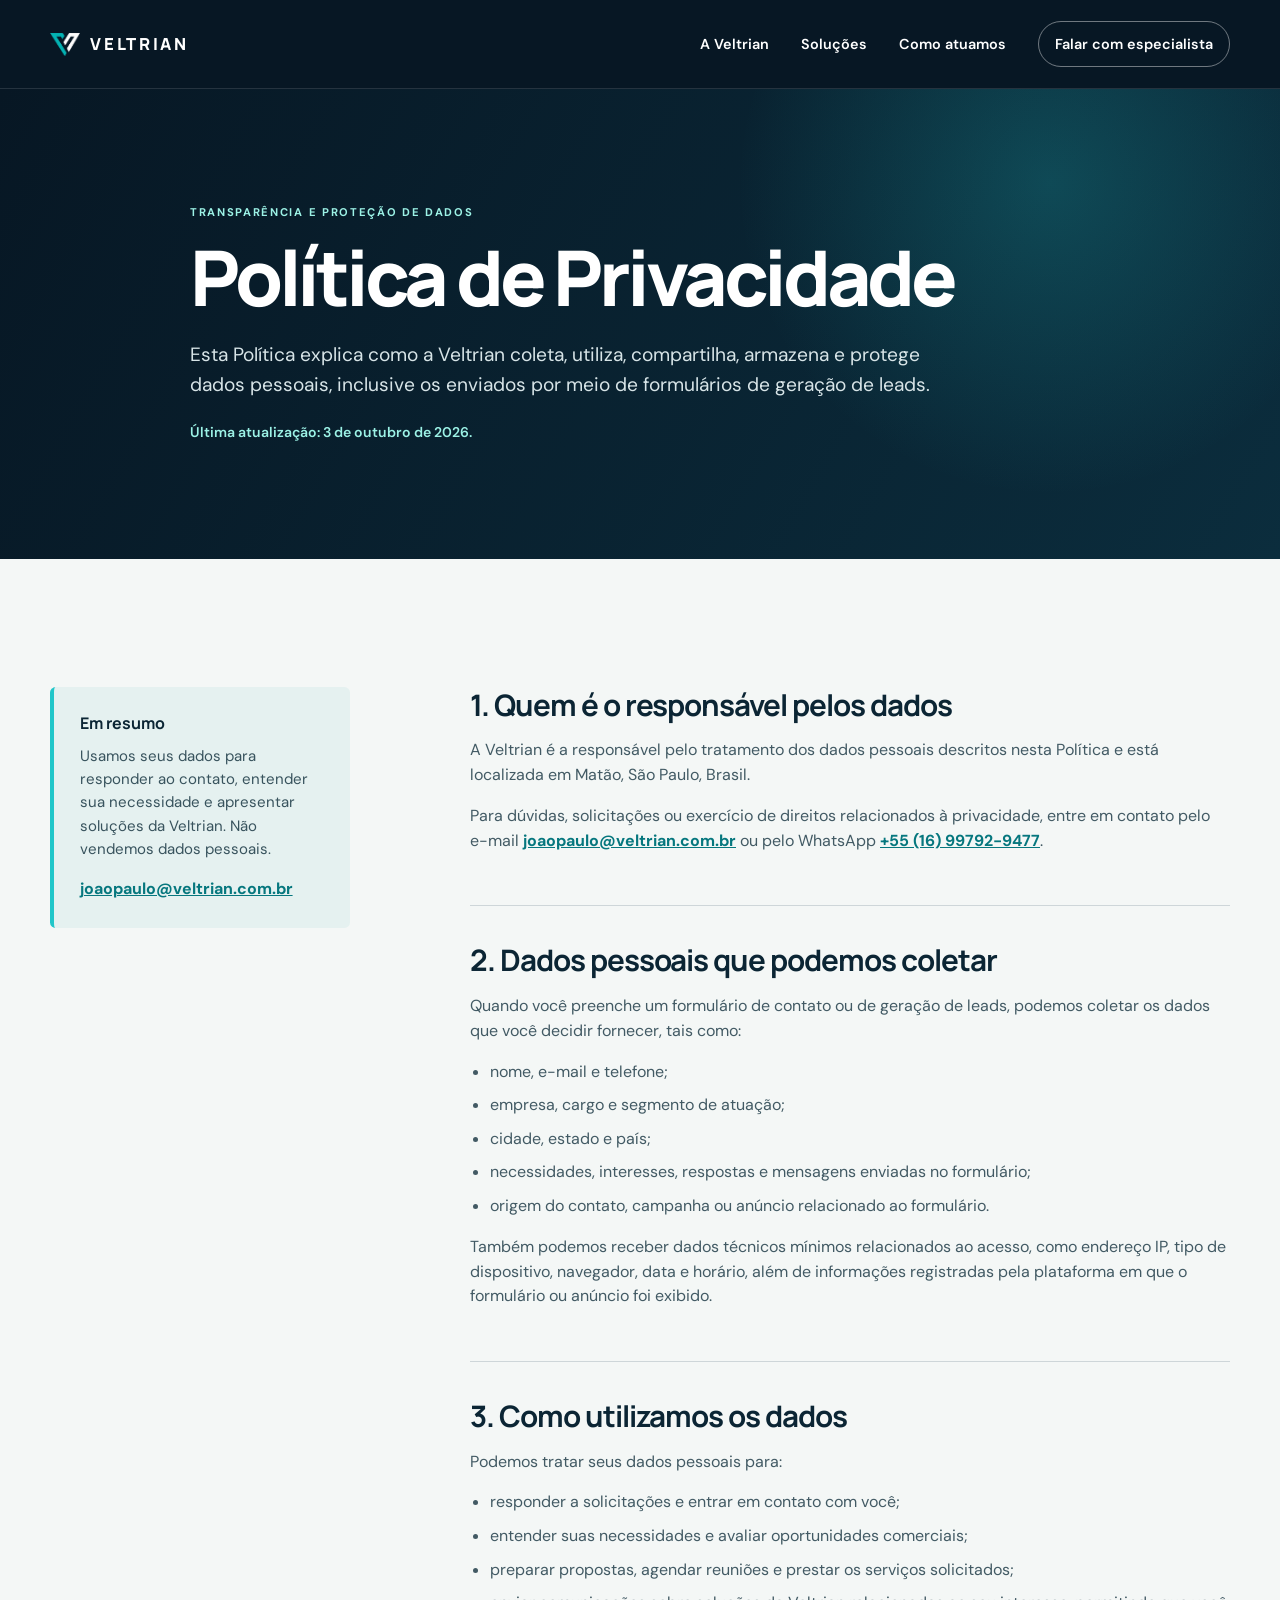
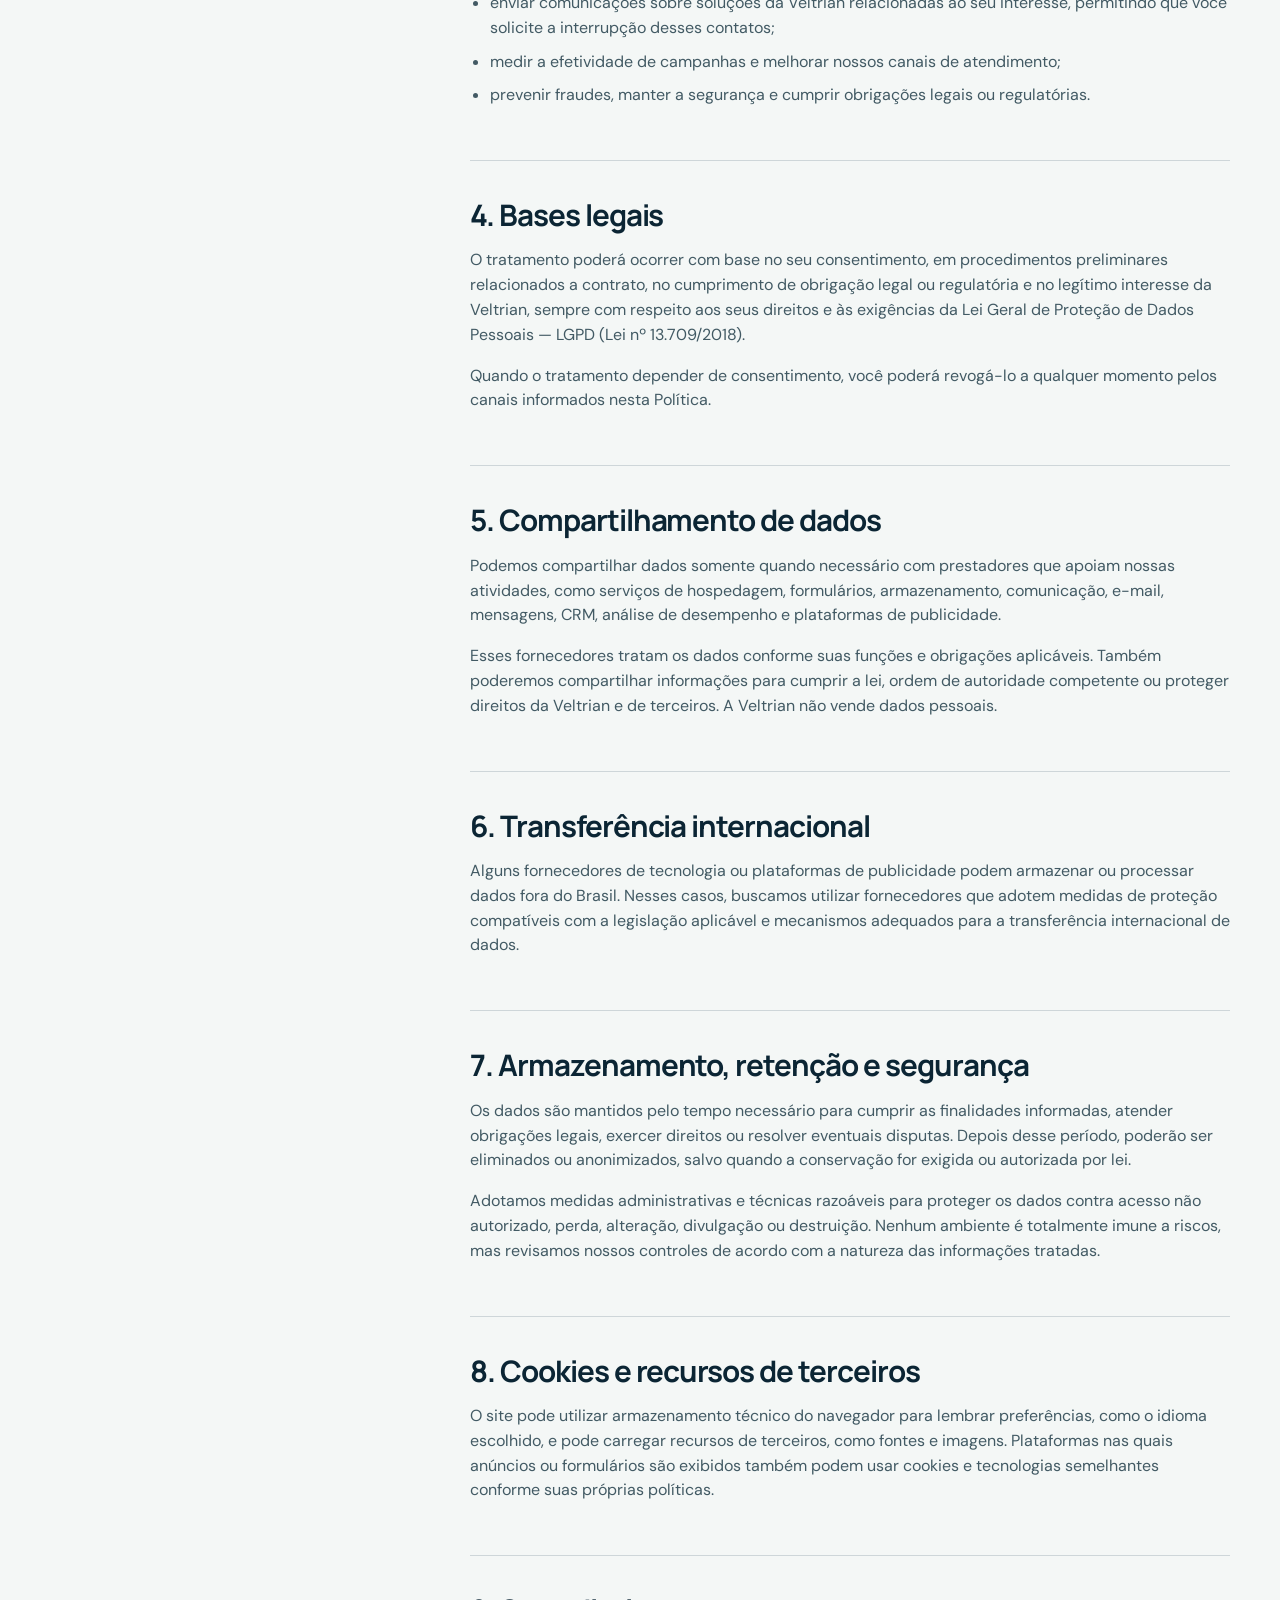
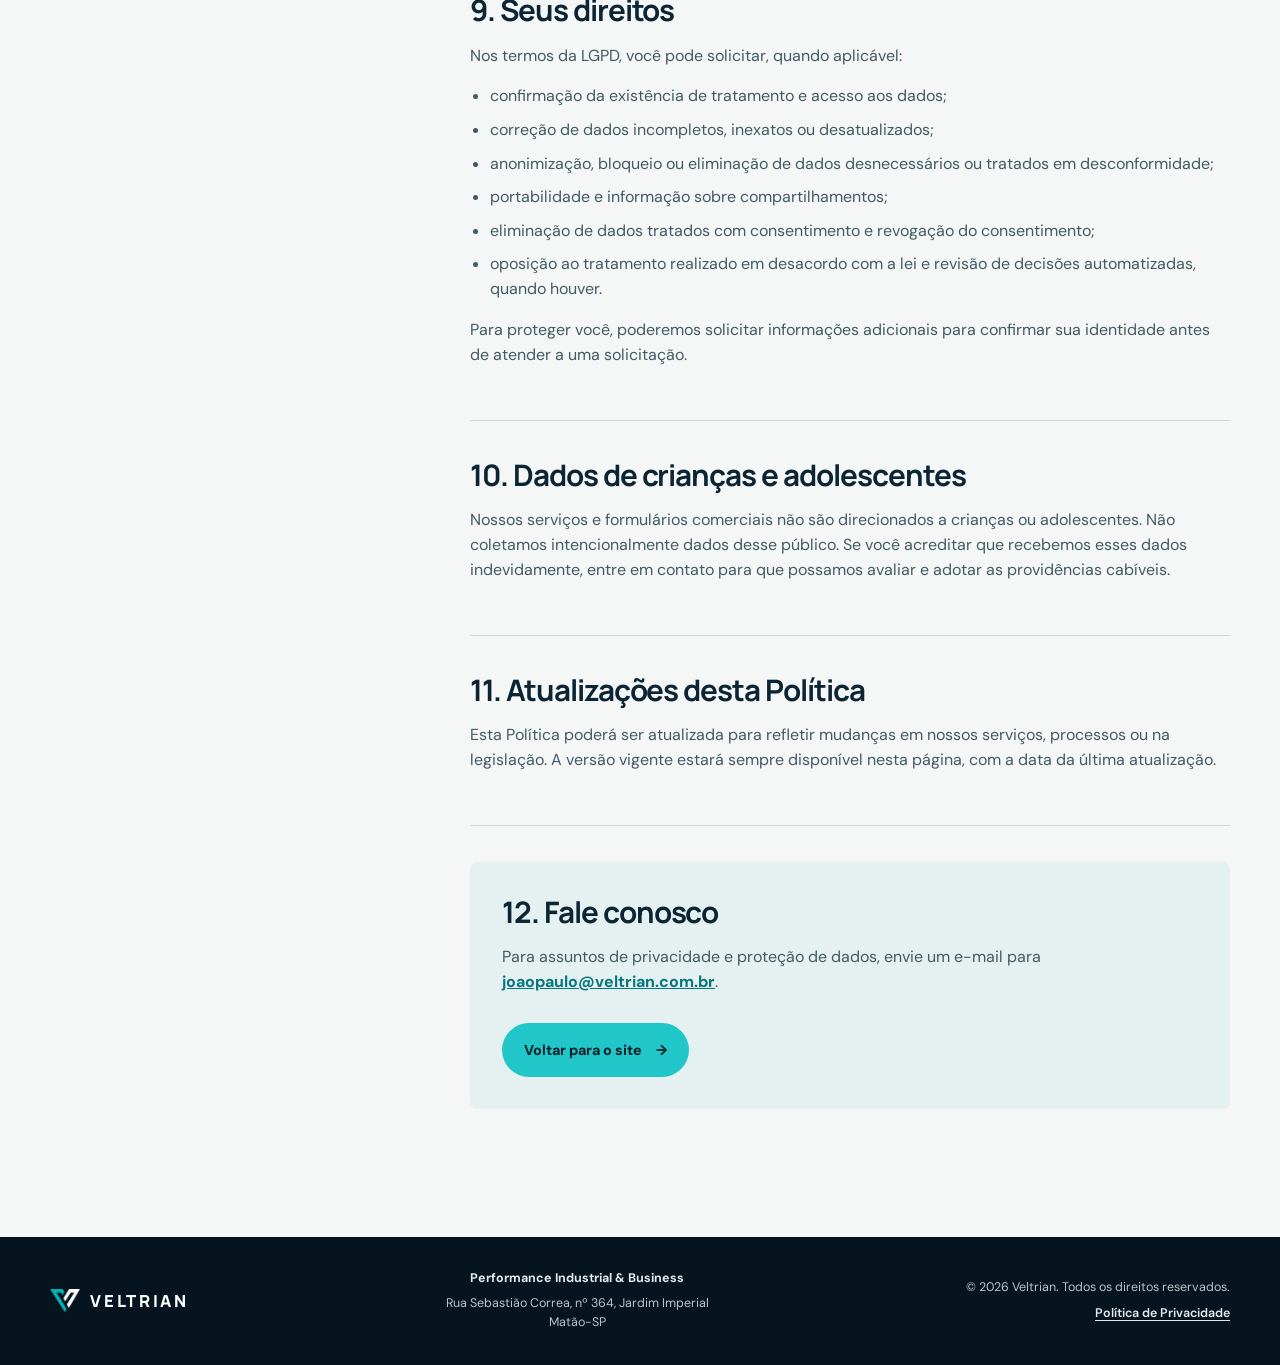
<file: politica-de-privacidade/index.html>
<!doctype html>
<html lang="pt-BR">
<head>
  <meta charset="utf-8">
  <meta name="viewport" content="width=device-width, initial-scale=1">
  <meta name="description" content="Política de Privacidade da Veltrian: saiba como tratamos dados pessoais enviados em formulários de contato e geração de leads.">
  <meta name="robots" content="index, follow">
  <link rel="canonical" href="https://www.veltrian.com.br/politica-de-privacidade/">
  <link rel="icon" href="../img/favicon.png" type="image/png">
  <title>Política de Privacidade | Veltrian</title>
  <link rel="preconnect" href="https://fonts.googleapis.com">
  <link rel="preconnect" href="https://fonts.gstatic.com" crossorigin>
  <link href="https://fonts.googleapis.com/css2?family=DM+Sans:opsz,wght@9..40,400;9..40,500;9..40,600;9..40,700&family=Manrope:wght@400;500;600;700;800&display=swap" rel="stylesheet">
  <link rel="stylesheet" href="../css/style.css">
  <link rel="stylesheet" href="../css/logo.css">
  <link rel="stylesheet" href="../css/footer.css?v=20261003">
  <link rel="stylesheet" href="../css/privacy.css?v=20261003">
</head>
<body class="privacy-page">
  <a class="skip-link" href="#conteudo">Pular para o conteúdo</a>

  <header class="site-header" data-header>
    <div class="container nav-wrap">
      <a class="brand" href="../" aria-label="Veltrian, página inicial">
        <img class="brand-mark" src="../img/veltrian-mark.png" alt="" aria-hidden="true">
        <span>VELTRIAN</span>
      </a>
      <nav id="menu-principal" class="main-nav" aria-label="Navegação principal" data-nav>
        <a href="../#sobre">A Veltrian</a>
        <a href="../#solucoes">Soluções</a>
        <a href="../#metodo">Como atuamos</a>
        <a href="../#contato" class="nav-cta">Falar com especialista</a>
      </nav>
      <button class="menu-toggle" type="button" aria-label="Abrir menu" aria-expanded="false" aria-controls="menu-principal" data-menu-toggle><span></span><span></span></button>
    </div>
  </header>

  <main id="conteudo">
    <section class="privacy-hero">
      <div class="container privacy-hero-content">
        <p class="eyebrow">Transparência e proteção de dados</p>
        <h1>Política de Privacidade</h1>
        <p>Esta Política explica como a Veltrian coleta, utiliza, compartilha, armazena e protege dados pessoais, inclusive os enviados por meio de formulários de geração de leads.</p>
        <p class="privacy-updated">Última atualização: 3 de outubro de 2026.</p>
      </div>
    </section>

    <section class="privacy-content section" aria-label="Conteúdo da Política de Privacidade">
      <div class="container privacy-layout">
        <aside class="privacy-summary" aria-label="Resumo da política">
          <strong>Em resumo</strong>
          <p>Usamos seus dados para responder ao contato, entender sua necessidade e apresentar soluções da Veltrian. Não vendemos dados pessoais.</p>
          <a href="mailto:joaopaulo@veltrian.com.br">joaopaulo@veltrian.com.br</a>
        </aside>

        <article class="privacy-article">
          <section>
            <h2>1. Quem é o responsável pelos dados</h2>
            <p>A Veltrian é a responsável pelo tratamento dos dados pessoais descritos nesta Política e está localizada em Matão, São Paulo, Brasil.</p>
            <p>Para dúvidas, solicitações ou exercício de direitos relacionados à privacidade, entre em contato pelo e-mail <a href="mailto:joaopaulo@veltrian.com.br">joaopaulo@veltrian.com.br</a> ou pelo WhatsApp <a href="https://wa.me/5516997929477" target="_blank" rel="noopener">+55 (16) 99792-9477</a>.</p>
          </section>

          <section>
            <h2>2. Dados pessoais que podemos coletar</h2>
            <p>Quando você preenche um formulário de contato ou de geração de leads, podemos coletar os dados que você decidir fornecer, tais como:</p>
            <ul>
              <li>nome, e-mail e telefone;</li>
              <li>empresa, cargo e segmento de atuação;</li>
              <li>cidade, estado e país;</li>
              <li>necessidades, interesses, respostas e mensagens enviadas no formulário;</li>
              <li>origem do contato, campanha ou anúncio relacionado ao formulário.</li>
            </ul>
            <p>Também podemos receber dados técnicos mínimos relacionados ao acesso, como endereço IP, tipo de dispositivo, navegador, data e horário, além de informações registradas pela plataforma em que o formulário ou anúncio foi exibido.</p>
          </section>

          <section>
            <h2>3. Como utilizamos os dados</h2>
            <p>Podemos tratar seus dados pessoais para:</p>
            <ul>
              <li>responder a solicitações e entrar em contato com você;</li>
              <li>entender suas necessidades e avaliar oportunidades comerciais;</li>
              <li>preparar propostas, agendar reuniões e prestar os serviços solicitados;</li>
              <li>enviar comunicações sobre soluções da Veltrian relacionadas ao seu interesse, permitindo que você solicite a interrupção desses contatos;</li>
              <li>medir a efetividade de campanhas e melhorar nossos canais de atendimento;</li>
              <li>prevenir fraudes, manter a segurança e cumprir obrigações legais ou regulatórias.</li>
            </ul>
          </section>

          <section>
            <h2>4. Bases legais</h2>
            <p>O tratamento poderá ocorrer com base no seu consentimento, em procedimentos preliminares relacionados a contrato, no cumprimento de obrigação legal ou regulatória e no legítimo interesse da Veltrian, sempre com respeito aos seus direitos e às exigências da Lei Geral de Proteção de Dados Pessoais — LGPD (Lei nº 13.709/2018).</p>
            <p>Quando o tratamento depender de consentimento, você poderá revogá-lo a qualquer momento pelos canais informados nesta Política.</p>
          </section>

          <section>
            <h2>5. Compartilhamento de dados</h2>
            <p>Podemos compartilhar dados somente quando necessário com prestadores que apoiam nossas atividades, como serviços de hospedagem, formulários, armazenamento, comunicação, e-mail, mensagens, CRM, análise de desempenho e plataformas de publicidade.</p>
            <p>Esses fornecedores tratam os dados conforme suas funções e obrigações aplicáveis. Também poderemos compartilhar informações para cumprir a lei, ordem de autoridade competente ou proteger direitos da Veltrian e de terceiros. A Veltrian não vende dados pessoais.</p>
          </section>

          <section>
            <h2>6. Transferência internacional</h2>
            <p>Alguns fornecedores de tecnologia ou plataformas de publicidade podem armazenar ou processar dados fora do Brasil. Nesses casos, buscamos utilizar fornecedores que adotem medidas de proteção compatíveis com a legislação aplicável e mecanismos adequados para a transferência internacional de dados.</p>
          </section>

          <section>
            <h2>7. Armazenamento, retenção e segurança</h2>
            <p>Os dados são mantidos pelo tempo necessário para cumprir as finalidades informadas, atender obrigações legais, exercer direitos ou resolver eventuais disputas. Depois desse período, poderão ser eliminados ou anonimizados, salvo quando a conservação for exigida ou autorizada por lei.</p>
            <p>Adotamos medidas administrativas e técnicas razoáveis para proteger os dados contra acesso não autorizado, perda, alteração, divulgação ou destruição. Nenhum ambiente é totalmente imune a riscos, mas revisamos nossos controles de acordo com a natureza das informações tratadas.</p>
          </section>

          <section>
            <h2>8. Cookies e recursos de terceiros</h2>
            <p>O site pode utilizar armazenamento técnico do navegador para lembrar preferências, como o idioma escolhido, e pode carregar recursos de terceiros, como fontes e imagens. Plataformas nas quais anúncios ou formulários são exibidos também podem usar cookies e tecnologias semelhantes conforme suas próprias políticas.</p>
          </section>

          <section>
            <h2>9. Seus direitos</h2>
            <p>Nos termos da LGPD, você pode solicitar, quando aplicável:</p>
            <ul>
              <li>confirmação da existência de tratamento e acesso aos dados;</li>
              <li>correção de dados incompletos, inexatos ou desatualizados;</li>
              <li>anonimização, bloqueio ou eliminação de dados desnecessários ou tratados em desconformidade;</li>
              <li>portabilidade e informação sobre compartilhamentos;</li>
              <li>eliminação de dados tratados com consentimento e revogação do consentimento;</li>
              <li>oposição ao tratamento realizado em desacordo com a lei e revisão de decisões automatizadas, quando houver.</li>
            </ul>
            <p>Para proteger você, poderemos solicitar informações adicionais para confirmar sua identidade antes de atender a uma solicitação.</p>
          </section>

          <section>
            <h2>10. Dados de crianças e adolescentes</h2>
            <p>Nossos serviços e formulários comerciais não são direcionados a crianças ou adolescentes. Não coletamos intencionalmente dados desse público. Se você acreditar que recebemos esses dados indevidamente, entre em contato para que possamos avaliar e adotar as providências cabíveis.</p>
          </section>

          <section>
            <h2>11. Atualizações desta Política</h2>
            <p>Esta Política poderá ser atualizada para refletir mudanças em nossos serviços, processos ou na legislação. A versão vigente estará sempre disponível nesta página, com a data da última atualização.</p>
          </section>

          <section class="privacy-contact">
            <h2>12. Fale conosco</h2>
            <p>Para assuntos de privacidade e proteção de dados, envie um e-mail para <a href="mailto:joaopaulo@veltrian.com.br">joaopaulo@veltrian.com.br</a>.</p>
            <a class="button button-primary" href="../">Voltar para o site <span aria-hidden="true">→</span></a>
          </section>
        </article>
      </div>
    </section>
  </main>

  <footer>
    <div class="container footer-wrap">
      <a class="brand" href="../" aria-label="Veltrian, página inicial"><img class="brand-mark" src="../img/veltrian-mark.png" alt="" aria-hidden="true"><span>VELTRIAN</span></a>
      <div class="footer-company-details"><p>Performance Industrial &amp; Business</p><address>Rua Sebastião Correa, nº 364, Jardim Imperial<br>Matão-SP</address></div>
      <div class="footer-copyright">© <span class="ano"></span> Veltrian. Todos os direitos reservados.<a class="footer-legal-link" href="./" aria-current="page">Política de Privacidade</a></div>
    </div>
  </footer>

  <script src="../js/privacy.js?v=20261003"></script>
</body>
</html>
</file>
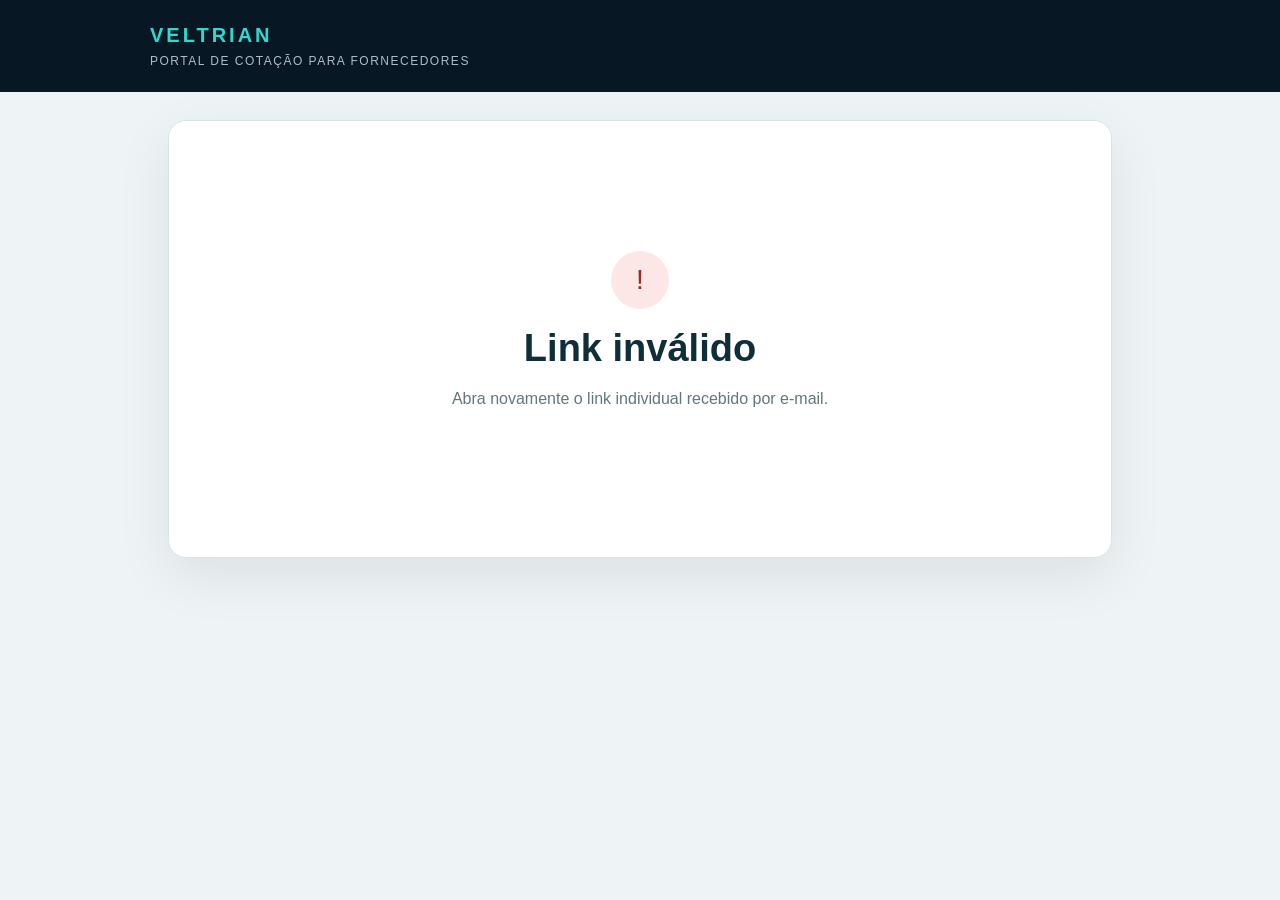
<file: ERP/quote-response.html>
<!doctype html>
<html lang="pt-BR">
<head>
  <meta charset="utf-8"><meta name="viewport" content="width=device-width,initial-scale=1"><meta name="referrer" content="no-referrer">
  <meta http-equiv="Content-Security-Policy" content="default-src 'self'; connect-src https://ilqijhynxhxsauykrldi.supabase.co; style-src 'self' 'unsafe-inline'; script-src 'self'; img-src 'self' data:; base-uri 'none'; form-action 'self'; frame-ancestors 'none'">
  <title>Cotação online | Veltrian</title>
  <style>*{box-sizing:border-box}body{margin:0;background:#eef3f5;color:#102d3a;font-family:Arial,sans-serif}.top{padding:24px max(20px,calc((100vw - 980px)/2));background:#071724;color:#fff}.brand{color:#31d8ce;font-weight:800;letter-spacing:3px;font-size:20px}.top p{margin:7px 0 0;color:#abc0c6;font-size:12px;letter-spacing:1.5px}.wrap{max-width:980px;margin:28px auto;padding:0 18px}.card{padding:clamp(22px,4vw,38px);border:1px solid #d8e5e6;border-radius:18px;background:#fff;box-shadow:0 18px 55px rgba(7,23,36,.08)}.kicker{margin:0 0 7px;color:#087d83;font-size:12px;font-weight:800;letter-spacing:2px;text-transform:uppercase}h1{margin:0;font-size:clamp(25px,4vw,38px)}.lead{margin:12px 0 25px;color:#60777c;line-height:1.6}.summary{display:grid;grid-template-columns:repeat(3,1fr);gap:10px;margin-bottom:24px}.summary span{padding:14px;border-radius:10px;background:#edf8f7;color:#60777c;font-size:12px}.summary strong{display:block;margin-top:5px;color:#102d3a;font-size:14px}.table{overflow:auto;margin-bottom:24px;border:1px solid #d8e5e6;border-radius:12px}table{width:100%;border-collapse:collapse}th,td{padding:13px 15px;border-bottom:1px solid #e1ebec;text-align:left;font-size:13px}th{background:#f4f8f8;color:#60777c;font-size:11px;letter-spacing:1px}td span{display:block;margin-top:4px;color:#60777c}tr:last-child td{border-bottom:0}.info,.warning{display:grid;gap:5px;margin:0 0 20px;padding:14px 16px;border-radius:10px;background:#e7f7f5;color:#176b68;font-size:13px}.warning{background:#fff2dd;color:#8b5b14}.form-grid{display:grid;grid-template-columns:1fr 1fr;gap:16px}label{display:grid;gap:7px;color:#38565e;font-size:13px;font-weight:700}.full{grid-column:1/-1}input,select,textarea{width:100%;padding:13px 14px;border:1px solid #bccfd1;border-radius:8px;background:#fff;color:#102d3a;font:inherit}input:focus,select:focus,textarea:focus{outline:3px solid rgba(13,143,140,.16);border-color:#0d8f8c}textarea{min-height:105px;resize:vertical}.total{padding:15px;border-radius:9px;background:#e9f7f5;color:#0d5e61;font-size:18px;font-weight:800}.form-error{margin:18px 0 0;padding:12px 14px;border-radius:9px;background:#fde6e6;color:#9b2828;font-size:13px}.actions{display:flex;align-items:center;justify-content:space-between;gap:18px;margin-top:24px}.actions small{max-width:520px;color:#75898e;line-height:1.5}.submit{flex:none;padding:14px 22px;border:0;border-radius:9px;background:#087d83;color:#fff;font-weight:800;cursor:pointer}.submit:hover{background:#066b70}.submit:disabled{opacity:.65;cursor:wait}.state{display:grid;place-items:center;min-height:360px;text-align:center}.state-icon{display:grid;place-items:center;width:58px;height:58px;margin:0 auto 18px;border-radius:50%;background:#dcf7ed;color:#167454;font-size:28px}.state.error .state-icon{background:#fde6e6;color:#9b2828}.state p{max-width:560px;color:#60777c;line-height:1.6}@media(max-width:680px){.summary,.form-grid{grid-template-columns:1fr}.full{grid-column:auto}.actions{align-items:stretch;flex-direction:column}.submit{width:100%}}</style>
</head>
<body><header class="top"><div class="brand">VELTRIAN</div><p>PORTAL DE COTAÇÃO PARA FORNECEDORES</p></header><div class="wrap"><main class="card" data-app><section class="state"><div><div class="state-icon">…</div><h1>Carregando cotação</h1><p>Estamos validando o seu link seguro.</p></div></section></main></div><script src="quote-response.js"></script></body>
</html>
</file>
<file: css/style.css>
:root{--navy:#071724;--navy-2:#0b2231;--ink:#0b2534;--paper:#f4f7f6;--white:#fff;--muted:#64737b;--line:rgba(8,45,62,.16);--aqua:#21c6c9;--aqua-light:#9cf2e6;--radius:1.4rem}*{box-sizing:border-box}html{scroll-behavior:smooth}body{margin:0;background:var(--paper);color:var(--ink);font-family:"DM Sans",Arial,sans-serif;font-size:16px;line-height:1.55}a{color:inherit}.container{width:min(1180px,calc(100% - 48px));margin:auto}.skip-link{position:fixed;left:1rem;top:-5rem;z-index:1000;background:#fff;color:#000;padding:.75rem 1rem}.skip-link:focus{top:1rem}.site-header{position:absolute;top:0;left:0;width:100%;z-index:10;color:#fff;border-bottom:1px solid rgba(255,255,255,.12);transition:.3s}.site-header.is-scrolled{position:fixed;background:rgba(7,23,36,.94);backdrop-filter:blur(14px);box-shadow:0 4px 28px rgba(0,0,0,.16)}.nav-wrap{height:88px;display:flex;align-items:center;justify-content:space-between}.brand{display:inline-flex;align-items:center;gap:.65rem;text-decoration:none;font-family:Manrope,sans-serif;font-size:1.04rem;font-weight:800;letter-spacing:.16em}.brand-mark{height:23px;width:25px;display:flex;align-items:flex-end;gap:3px}.brand-mark i{width:6px;background:var(--aqua);display:block;transform:skewY(-27deg)}.brand-mark i:nth-child(1){height:10px}.brand-mark i:nth-child(2){height:17px}.brand-mark i:nth-child(3){height:23px}.main-nav{display:flex;align-items:center;gap:2rem}.main-nav a{text-decoration:none;font-size:.9rem;font-weight:600;transition:color .2s}.main-nav a:hover{color:var(--aqua-light)}.nav-cta{border:1px solid rgba(255,255,255,.42);padding:.65rem 1rem;border-radius:99px}.menu-toggle{display:none}.hero{position:relative;isolation:isolate;min-height:760px;height:100vh;min-height:650px;color:#fff;overflow:hidden;background:radial-gradient(circle at 80% 25%,#16475a 0,transparent 28%),linear-gradient(116deg,#071724 0%,#0a2637 61%,#0e3b4b 100%)}.hero-grid{position:absolute;inset:0;z-index:-1;opacity:.22;background-image:linear-gradient(rgba(164,246,240,.22) 1px,transparent 1px),linear-gradient(90deg,rgba(164,246,240,.22) 1px,transparent 1px);background-size:64px 64px;mask-image:linear-gradient(90deg,#000,transparent 82%)}.hero-orb{position:absolute;z-index:-1;border-radius:50%;filter:blur(1px);background:radial-gradient(circle at 35% 35%,rgba(117,255,241,.48),rgba(29,174,181,.15) 36%,transparent 68%)}.orb-one{height:610px;width:610px;right:-130px;bottom:-190px}.orb-two{height:350px;width:350px;right:24%;top:15%;opacity:.25}.hero-content{padding-top:clamp(175px,24vh,260px);max-width:1180px}.eyebrow{margin:0 0 1rem;text-transform:uppercase;letter-spacing:.15em;font-size:.7rem;font-weight:700;color:var(--aqua-light)}.eyebrow.teal{color:#078f96}.hero h1,.section h2,.cta-box h2{font-family:Manrope,sans-serif;letter-spacing:-.055em;line-height:1.03;margin:0}.hero h1{font-size:clamp(3rem,6vw,5.7rem);max-width:900px}.hero h1 em{font-style:normal;color:var(--aqua)}.hero-lead{font-size:clamp(1rem,1.4vw,1.2rem);max-width:590px;color:#d7e4e7;margin:1.7rem 0 0}.hero-actions{display:flex;align-items:center;gap:1.7rem;margin-top:2.4rem}.button{display:inline-flex;align-items:center;gap:.9rem;padding:1rem 1.35rem;border-radius:99px;text-decoration:none;font-size:.9rem;font-weight:700;transition:transform .2s,background .2s}.button:hover{transform:translateY(-3px)}.button-primary{background:var(--aqua);color:#06212a}.button-primary:hover{background:#5ddfd9}.text-link{font-size:.9rem;font-weight:700;text-decoration:none;border-bottom:1px solid currentColor;padding-bottom:.2rem}.text-link span{padding-left:.35rem}.hero-footer{position:absolute;bottom:2.5rem;left:50%;transform:translateX(-50%);display:flex;justify-content:space-between;color:#bfd0d5;font-size:.73rem;letter-spacing:.08em;text-transform:uppercase}.scroll-cue{display:flex;gap:.6rem;align-items:center}.scroll-cue i{width:38px;height:1px;background:var(--aqua);display:block}.section{padding:clamp(5rem,10vw,8.5rem) 0}.split-layout{display:grid;grid-template-columns:1.25fr .75fr;gap:clamp(3rem,10vw,10rem)}.section h2{font-size:clamp(2.35rem,4.3vw,4.25rem);max-width:710px}.intro-copy{padding-top:3.3rem}.intro-copy p{color:var(--muted);font-size:1.15rem;margin:0 0 2rem}.text-link.dark{color:#087f89}.section-dark{background:var(--navy);color:#fff}.section-heading{display:flex;align-items:end;justify-content:space-between;gap:3rem}.section-heading>p{max-width:365px;color:#c1d1d4;margin:0}.service-grid{display:grid;grid-template-columns:repeat(4,1fr);margin-top:4.5rem;border-top:1px solid rgba(255,255,255,.18)}.service-card{position:relative;min-height:345px;padding:1.35rem 1.5rem 1.7rem;border-right:1px solid rgba(255,255,255,.18);transition:background .25s,transform .25s}.service-card:first-child{border-left:1px solid rgba(255,255,255,.18)}.service-card:hover{background:#103347;transform:translateY(-7px)}.service-number{color:var(--aqua);font-size:.75rem;font-weight:700}.service-icon{margin:4rem 0 1.6rem;width:42px;height:42px;display:grid;place-items:center;border:1px solid var(--aqua);border-radius:50%;color:var(--aqua);font-size:1.2rem}.service-card h3{font:700 1.2rem Manrope,sans-serif;margin:0 0 .75rem;letter-spacing:-.03em}.service-card p{color:#b7cbcf;font-size:.92rem;margin:0}.method{background:#e9f0ef}.method-heading{margin-top:1rem;align-items:start}.method-heading>p{color:var(--muted);padding-top:.7rem}.steps{list-style:none;margin:4.2rem 0 0;padding:0;border-top:1px solid var(--line)}.steps li{display:grid;grid-template-columns:14% 1fr;gap:1.5rem;border-bottom:1px solid var(--line);padding:1.6rem 0}.steps li>span{color:#05868e;font-weight:700;font-size:.84rem}.steps h3{font:700 1.55rem Manrope,sans-serif;margin:0;letter-spacing:-.04em}.steps p{color:var(--muted);margin:.35rem 0 0}.cta-section{background:var(--aqua);padding:clamp(4rem,8vw,7rem) 0}.cta-box{text-align:center;max-width:840px}.cta-box .eyebrow{color:#07545d}.cta-box h2{font-size:clamp(2.7rem,5.2vw,5rem);color:#073340}.cta-box>p:not(.eyebrow){max-width:520px;margin:1.25rem auto 0;color:#15515a;font-size:1.08rem}.button-light{background:#fff;color:#073340;margin-top:2rem}.button-light:hover{background:#e7ffff}footer{background:#06141f;color:#b7c5c8;padding:2rem 0}.footer-wrap{display:flex;align-items:center;justify-content:space-between;gap:1.2rem;font-size:.78rem}.footer-wrap .brand{color:#fff}.footer-wrap p{margin:0}.reveal{opacity:0;transform:translateY(20px);transition:opacity .6s ease,transform .6s ease}.reveal.is-visible{opacity:1;transform:none}@media(max-width:800px){.container{width:min(100% - 36px,1180px)}.nav-wrap{height:75px}.menu-toggle{display:grid;gap:5px;padding:7px;background:none;border:0;color:#fff}.menu-toggle span{display:block;width:22px;height:1px;background:currentColor}.main-nav{display:none;position:absolute;top:75px;left:0;width:100%;padding:1.2rem 1.1rem 1.4rem;background:var(--navy);flex-direction:column;align-items:stretch;gap:.2rem;border-top:1px solid rgba(255,255,255,.1)}.main-nav.is-open{display:flex}.main-nav a{padding:.7rem}.nav-cta{text-align:center;margin-top:.5rem}.hero{min-height:670px}.hero-content{padding-top:170px}.hero-footer{bottom:1.7rem}.hero-footer>span:first-child{display:none}.split-layout,.section-heading{grid-template-columns:1fr;display:grid;gap:1.6rem}.intro-copy{padding-top:0}.service-grid{grid-template-columns:repeat(2,1fr);margin-top:3rem}.service-card:nth-child(3){border-left:1px solid rgba(255,255,255,.18)}.service-card{min-height:285px}.service-icon{margin-top:2.5rem}.footer-wrap{align-items:flex-start;flex-direction:column}.footer-wrap p:nth-of-type(1){display:none}}@media(max-width:520px){.hero h1{font-size:2.85rem}.hero-actions{align-items:flex-start;flex-direction:column;gap:1.4rem}.service-grid{grid-template-columns:1fr}.service-card,.service-card:nth-child(3){border-left:1px solid rgba(255,255,255,.18)}.steps li{grid-template-columns:54px 1fr}.steps h3{font-size:1.25rem}.cta-box h2{font-size:2.65rem}}
</file>
<file: css/logo.css>
.brand img.brand-mark {
  width: 30px;
  height: 23px;
  display: block;
  object-fit: fill;
}
</file>
<file: css/footer.css>
.footer-wrap {
  display: grid;
  grid-template-columns: auto minmax(280px, 1fr) auto;
  align-items: center;
  gap: 1.5rem 3rem;
}

.footer-company-details {
  text-align: center;
}

.footer-company-details p {
  margin: 0 0 .35rem;
  color: #e3ebec;
  font-weight: 700;
}

.footer-company-details address {
  font-style: normal;
  line-height: 1.55;
}

.footer-copyright {
  text-align: right;
}

.footer-legal-link {
  display: block;
  margin-top: .45rem;
  color: #e3ebec;
  font-weight: 600;
  text-decoration: underline;
  text-underline-offset: .2rem;
}

.footer-legal-link:hover,
.footer-legal-link:focus-visible {
  color: var(--aqua-light);
}

@media (max-width: 800px) {
  .footer-wrap {
    grid-template-columns: 1fr;
    justify-items: start;
  }

  .footer-company-details,
  .footer-copyright {
    text-align: left;
  }
}
</file>
<file: css/privacy.css>
.privacy-page {
  background: #f4f7f6;
}

.privacy-page .site-header {
  position: relative;
  background: var(--navy);
}

.privacy-page .site-header.is-scrolled {
  position: fixed;
}

.privacy-hero {
  color: #fff;
  background:
    radial-gradient(circle at 82% 20%, rgba(33, 198, 201, .22), transparent 28%),
    linear-gradient(120deg, #071724, #0b2d3d);
}

.privacy-hero-content {
  max-width: 900px;
  padding-top: clamp(4.5rem, 9vw, 8rem);
  padding-bottom: clamp(4.5rem, 9vw, 8rem);
}

.privacy-hero h1 {
  max-width: 850px;
  margin: 0;
  font: 800 clamp(2.8rem, 6vw, 5.4rem)/1.02 Manrope, sans-serif;
  letter-spacing: -.055em;
}

.privacy-hero-content > p:not(.eyebrow):not(.privacy-updated) {
  max-width: 760px;
  margin: 1.5rem 0 0;
  color: #d7e4e7;
  font-size: clamp(1rem, 1.6vw, 1.2rem);
}

.privacy-updated {
  margin: 1.4rem 0 0;
  color: var(--aqua-light);
  font-size: .88rem;
  font-weight: 600;
}

.privacy-layout {
  display: grid;
  grid-template-columns: minmax(220px, 300px) minmax(0, 760px);
  justify-content: space-between;
  gap: clamp(3rem, 8vw, 7rem);
  align-items: start;
}

.privacy-summary {
  position: sticky;
  top: 7rem;
  padding: 1.6rem;
  background: #e5f1f0;
  border-left: 4px solid var(--aqua);
  border-radius: .35rem;
}

.privacy-summary strong {
  display: block;
  margin-bottom: .65rem;
  font: 700 1rem Manrope, sans-serif;
}

.privacy-summary p {
  margin: 0 0 1rem;
  color: #38535d;
  font-size: .94rem;
}

.privacy-summary a,
.privacy-article a:not(.button) {
  color: #06777e;
  font-weight: 700;
  overflow-wrap: anywhere;
}

.privacy-article > section {
  padding-bottom: 2.25rem;
  margin-bottom: 2.25rem;
  border-bottom: 1px solid var(--line);
}

.privacy-article > section:last-child {
  padding-bottom: 0;
  margin-bottom: 0;
  border-bottom: 0;
}

.privacy-article h2 {
  margin: 0 0 1rem;
  color: var(--ink);
  font: 700 clamp(1.4rem, 2.5vw, 1.85rem)/1.2 Manrope, sans-serif;
  letter-spacing: -.035em;
}

.privacy-article p {
  margin: 0 0 1rem;
  color: #425a64;
}

.privacy-article ul {
  padding-left: 1.25rem;
  margin: 1rem 0;
  color: #425a64;
}

.privacy-article li + li {
  margin-top: .55rem;
}

.privacy-contact {
  padding: 2rem !important;
  background: #e5f1f0;
  border-radius: .45rem;
}

.privacy-contact .button {
  margin-top: .75rem;
}

@media (max-width: 800px) {
  .privacy-page .nav-wrap {
    height: 75px;
  }

  .privacy-layout {
    grid-template-columns: 1fr;
    gap: 3rem;
  }

  .privacy-summary {
    position: static;
  }
}

@media (max-width: 520px) {
  .privacy-hero h1 {
    font-size: 2.75rem;
  }

  .privacy-contact {
    padding: 1.4rem !important;
  }
}
</file>
